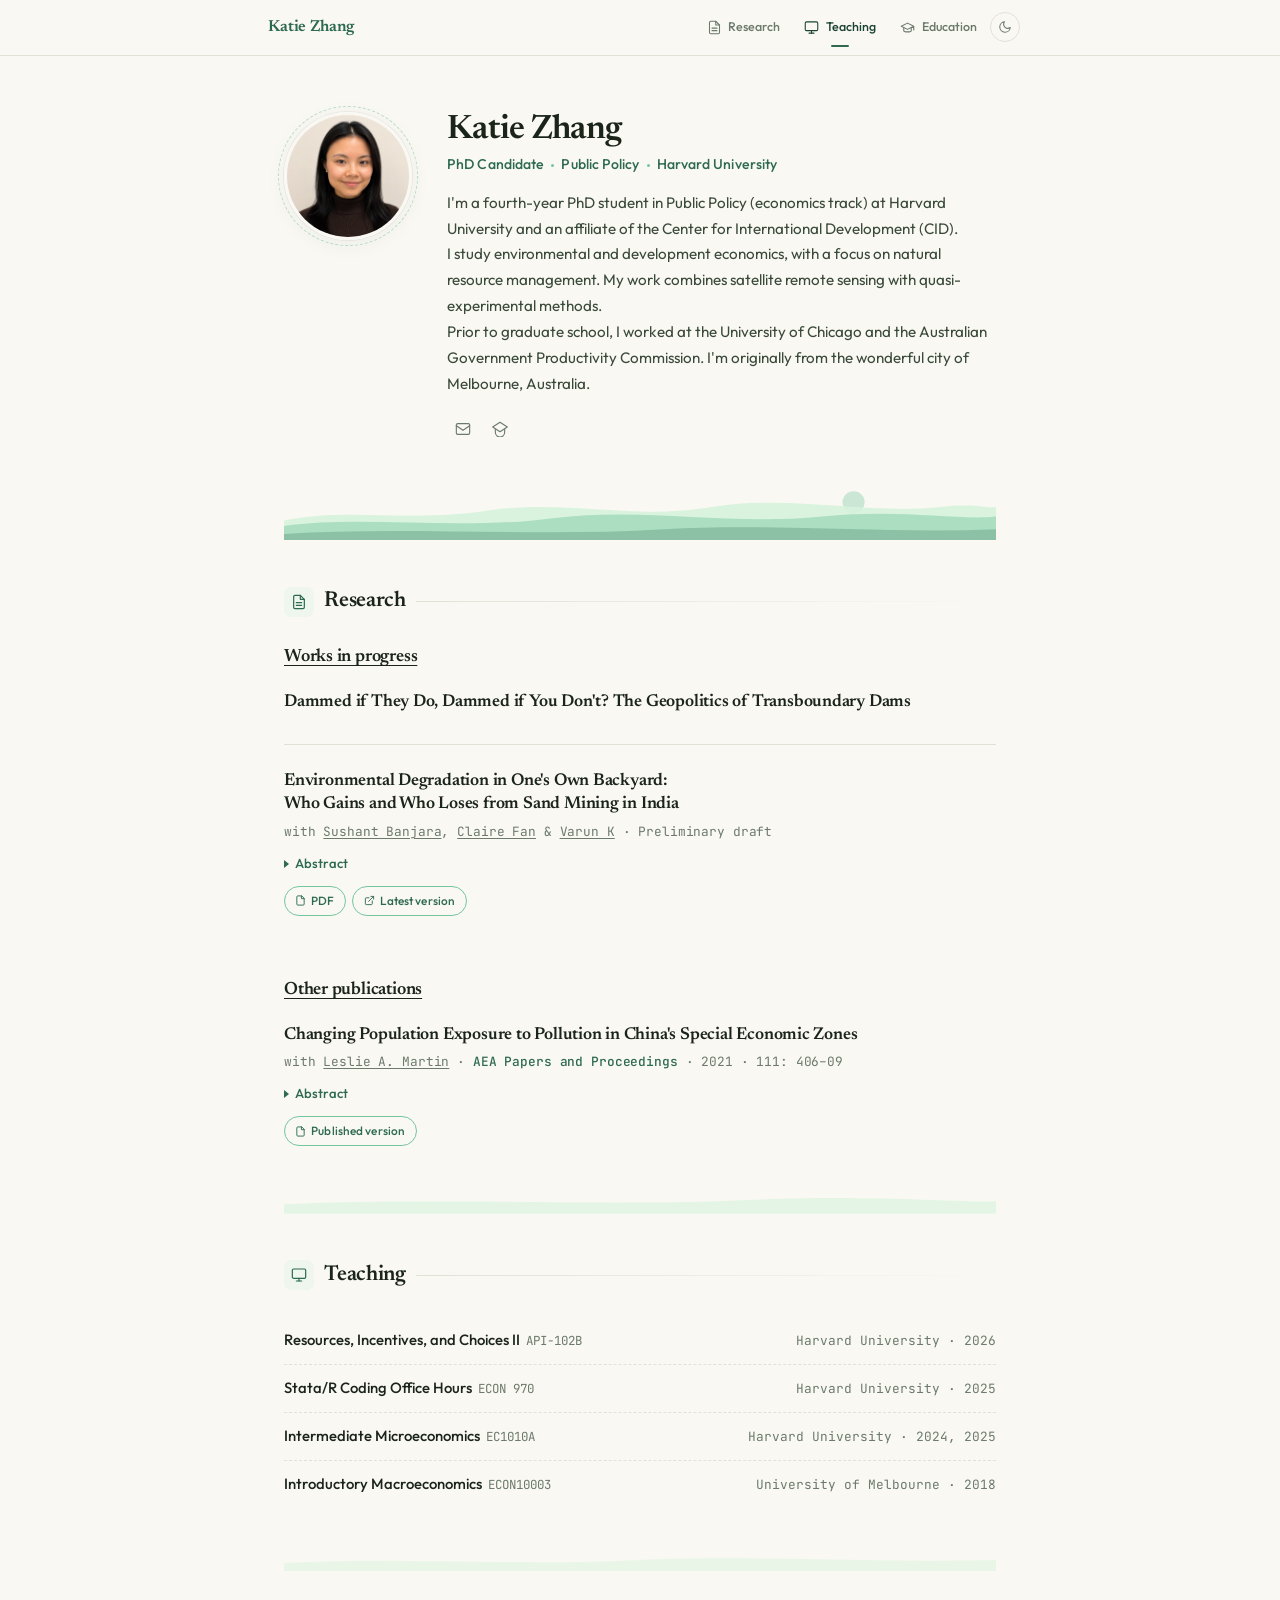
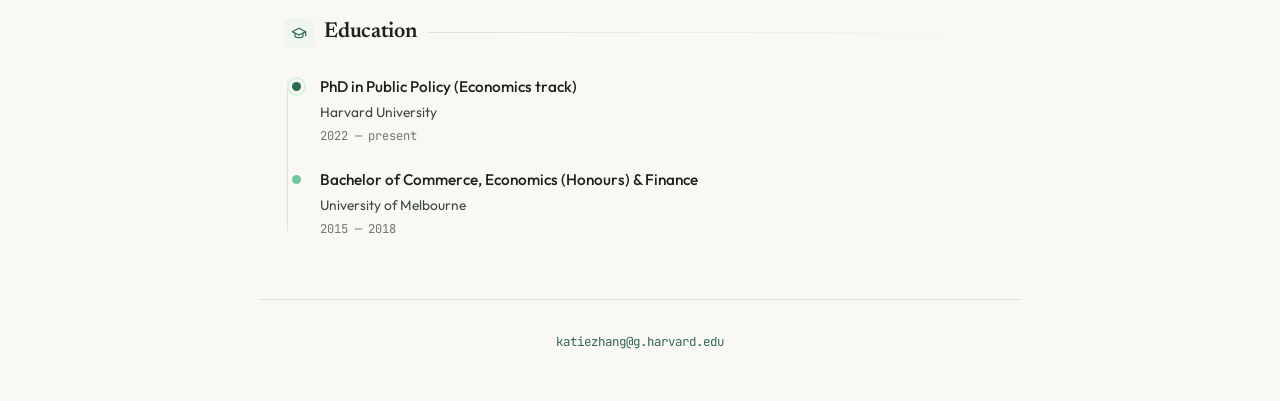
<file: index.html>
<!DOCTYPE html>
<html lang="en" data-theme="light">
<head>
  <meta charset="UTF-8">
  <meta name="viewport" content="width=device-width, initial-scale=1.0">

  <!-- Google tag (gtag.js) -->
  <script async src="https://www.googletagmanager.com/gtag/js?id=G-W88DLQDJYJ"></script>
  <script>
    window.dataLayer = window.dataLayer || [];
    function gtag(){dataLayer.push(arguments);}
    gtag('js', new Date());

    gtag('config', 'G-W88DLQDJYJ');
  </script>

  <!-- ============================================================
       SEO & social meta — UPDATE these when you change your bio
       ============================================================ -->
  <title>Katie Zhang</title>
  <meta name="description" content="PhD candidate in Public Policy at Harvard University, studying environmental and development economics with a focus on natural resource management.">
  <meta property="og:title"       content="Katie Zhang — Environmental &amp; Development Economics">
  <meta property="og:description" content="PhD candidate in Public Policy at Harvard University, studying environmental and development economics with a focus on natural resource management.">
  <meta property="og:image"       content="https://katiekzhang.github.io/img/headshot_2026-512.jpg">
  <meta property="og:url"         content="https://katiekzhang.github.io">
  <meta property="og:type"        content="website">
  <meta name="twitter:card"       content="summary">

  <!-- Favicon — a small SVG leaf monogram; replace with a real .ico if you prefer -->
  <link rel="icon" href="data:image/svg+xml,<svg xmlns='http://www.w3.org/2000/svg' viewBox='0 0 100 100'><rect width='100' height='100' rx='20' fill='%232d6a4f'/><text y='65' x='50%' text-anchor='middle' font-size='46' font-family='Georgia,serif' fill='%23faf8f3'>KZ</text></svg>">

  <!-- Google Fonts -->
  <link rel="preconnect" href="https://fonts.googleapis.com">
  <link rel="preconnect" href="https://fonts.gstatic.com" crossorigin>
  <link href="https://fonts.googleapis.com/css2?family=Newsreader:ital,opsz,wght@0,6..72,300;0,6..72,400;0,6..72,500;0,6..72,600;0,6..72,700;1,6..72,400&family=Outfit:wght@300;400;500;600&family=JetBrains+Mono:wght@400;500&display=swap" rel="stylesheet">

  <!-- Stylesheet -->
  <link rel="stylesheet" href="css/style.css">

  <!-- Theme init — runs synchronously to prevent flash of wrong theme -->
  <script>
    (function () {
      var stored      = localStorage.getItem('theme');
      var prefersDark = window.matchMedia('(prefers-color-scheme: dark)').matches;
      document.documentElement.setAttribute('data-theme', stored || (prefersDark ? 'dark' : 'light'));
    })();
  </script>
</head>
<body>

<!-- ── Sticky navigation ── -->
<nav class="sticky-nav" aria-label="Site navigation">
  <div class="nav-inner">
    <!-- UPDATE: change "Katie Zhang" to your name -->
    <a href="#about" class="nav-monogram">Katie <em>Zhang</em></a>

    <div class="nav-links" id="navLinks">
      <!-- JMP nav link — restore when the JMP section below is uncommented
      <a href="#jmp"       data-target="jmp">
        <svg viewBox="0 0 24 24" aria-hidden="true"><polygon points="12 2 15.09 8.26 22 9.27 17 14.14 18.18 21.02 12 17.77 5.82 21.02 7 14.14 2 9.27 8.91 8.26 12 2"/></svg>
        <span>JMP</span>
      </a>
      -->
      <a href="#research"  data-target="research">
        <svg viewBox="0 0 24 24" aria-hidden="true"><path d="M14 2H6a2 2 0 00-2 2v16a2 2 0 002 2h12a2 2 0 002-2V8z"/><polyline points="14 2 14 8 20 8"/><line x1="16" y1="13" x2="8" y2="13"/><line x1="16" y1="17" x2="8" y2="17"/></svg>
        <span>Research</span>
      </a>
      <a href="#teaching"  data-target="teaching">
        <svg viewBox="0 0 24 24" aria-hidden="true"><rect x="2" y="3" width="20" height="14" rx="2"/><line x1="8" y1="21" x2="16" y2="21"/><line x1="12" y1="17" x2="12" y2="21"/></svg>
        <span>Teaching</span>
      </a>
      <a href="#education" data-target="education">
        <svg viewBox="0 0 24 24" aria-hidden="true"><path d="M22 10v6M2 10l10-5 10 5-10 5z"/><path d="M6 12v5c0 1.1 2.7 2 6 2s6-.9 6-2v-5"/></svg>
        <span>Education</span>
      </a>
      <!-- CV nav link — disabled while the CV is being updated; uncomment to restore
      <a href="#cv"        data-target="cv">
        <svg viewBox="0 0 24 24" aria-hidden="true"><path d="M21 15v4a2 2 0 01-2 2H5a2 2 0 01-2-2v-4"/><polyline points="7 10 12 15 17 10"/><line x1="12" y1="15" x2="12" y2="3"/></svg>
        <span>CV</span>
      </a>
      -->
      <button class="theme-toggle" id="themeToggle" aria-label="Toggle light/dark theme">
        <svg class="icon-moon" viewBox="0 0 24 24" aria-hidden="true"><path d="M21 12.79A9 9 0 1111.21 3 7 7 0 0021 12.79z"/></svg>
        <svg class="icon-sun"  viewBox="0 0 24 24" aria-hidden="true"><circle cx="12" cy="12" r="4"/><path d="M12 2v2M12 20v2M4.93 4.93l1.41 1.41M17.66 17.66l1.41 1.41M2 12h2M20 12h2M4.93 19.07l1.41-1.41M17.66 6.34l1.41-1.41"/></svg>
      </button>
    </div>
  </div>
</nav>

<main>

  <!-- ── Hero / About ── -->
  <!-- ============================================================
       ABOUT — update name, title, bio, and social links
       ============================================================ -->
  <header class="hero" id="about">
    <div class="avatar-wrap">
      <div class="avatar-ring" aria-hidden="true"></div>
      <!-- UPDATE: replace img/headshot.jpg with your photo -->
      <img class="avatar"
           src="img/headshot_2026-512.jpg"
           alt="Katie Zhang"
           width="128" height="128"
           loading="eager">
    </div>
    <div class="hero-text">
      <!-- UPDATE: your name -->
      <h1>Katie Zhang</h1>
      <!-- UPDATE: your title, department, institution -->
      <div class="subtitle">
        PhD Candidate<span class="dot"></span>Public Policy<span class="dot"></span>Harvard University
      </div>
      <!-- UPDATE: your bio. Wrap key phrases in <strong> for the highlight effect. -->
      <p class="bio">
        I'm a fourth-year PhD student in Public Policy (economics track) at Harvard University and an affiliate of the Center for International Development (CID). I study environmental and development economics, with a focus on natural resource management. My work combines satellite remote sensing with quasi-experimental methods. <br>

        Prior to graduate school, I worked at the University of Chicago and the Australian Government Productivity Commission. I'm originally from the wonderful city of Melbourne, Australia.<br>
      </p>
      <!-- UPDATE: social links. Remove any you don't use. -->
      <div class="social-row">
        <!-- Email: replace your@email.edu -->
        <a href="mailto:katiezhang@g.harvard.edu" aria-label="Email">
          <svg viewBox="0 0 24 24"><rect x="2" y="4" width="20" height="16" rx="2"/><path d="M22 7l-10 7L2 7"/></svg>
        </a>
        <!-- Google Scholar: replace # with your profile URL -->
        <a href="https://scholar.google.com/citations?user=NiljZ8MAAAAJ" aria-label="Google Scholar">
          <svg viewBox="0 0 24 24"><path d="M12 2L1 9l11 7 11-7-11-7z"/><path d="M5 12.5V17a7 7 0 0014 0v-4.5"/></svg>
        </a>
        <!--
        <a href="#" aria-label="GitHub">
          <svg viewBox="0 0 24 24"><path d="M9 19c-5 1.5-5-2.5-7-3m14 6v-3.87a3.37 3.37 0 00-.94-2.61c3.14-.35 6.44-1.54 6.44-7A5.44 5.44 0 0020 4.77 5.07 5.07 0 0019.91 1S18.73.65 16 2.48a13.38 13.38 0 00-7 0C6.27.65 5.09 1 5.09 1A5.07 5.07 0 005 4.77a5.44 5.44 0 00-1.5 3.78c0 5.42 3.3 6.61 6.44 7A3.37 3.37 0 009 18.13V22"/></svg>
        </a>
        <a href="#" aria-label="ORCID">
          <svg viewBox="0 0 24 24"><circle cx="12" cy="12" r="10"/><path d="M8 8v8M8 6.5v.01M11 9h3a3 3 0 010 6h-3V9z"/></svg>
        </a>
        <a href="#" aria-label="Twitter / X">
          <svg viewBox="0 0 24 24"><path d="M4 4l7.5 10.5L4.5 20H7l5.5-5L17 20h3l-7.7-10.8L19.5 4H17l-5 4.7L8 4H4z" stroke-linejoin="round"/></svg>
        </a>
        -->
        <!-- CV link — disabled while the CV is being updated; uncomment to restore
        <a href="https://www.dropbox.com/scl/fi/e25r15z0044bblpzxqmgk/Current_Academic_CV.pdf?rlkey=3w62bn7ym3i2re5qddepdqtk6&amp;dl=0" target="_blank" rel="noopener" aria-label="CV" class="cv-button">CV</a>
        -->
      </div>
    </div>
  </header>

  <!-- ============================================================
       NEWS — add/remove .news-item rows as needed
       ============================================================ -->
  <!--
  NEWS START
  <div class="news" aria-label="Recent news">
    <div class="news-inner">
      <div class="news-item">
        <span class="news-date">Apr 2026</span>
        <span>On the <a href="#">2026 economics job market</a> — interviews at ASSA in January.</span>
      </div>
      <div class="news-item">
        <span class="news-date">Mar 2026</span>
        <span>Presenting JMP at NBER EEE Spring Meeting.</span>
      </div>
      <div class="news-item">
        <span class="news-date">Jan 2026</span>
        <span>Awarded EPA STAR Graduate Fellowship.</span>
      </div>
    </div>
  </div>
  NEWS END
  -->

  <!-- Divider — layered hills with sun (light mode) -->
  <div class="divider divider-day" aria-hidden="true">
    <svg viewBox="0 0 900 80" preserveAspectRatio="none" xmlns="http://www.w3.org/2000/svg">
      <circle class="sun"    cx="720" cy="32" r="14" fill="#74c69d" opacity=".35"/>
      <path   class="hill-1" d="M0,55 C80,38 160,58 260,42 C360,28 440,55 540,38 C640,22 740,48 830,38 C870,33 890,40 900,38 L900,80 L0,80Z" fill="#d8f3dc" opacity=".9"/>
      <path   class="hill-2" d="M0,62 C100,48 220,68 340,52 C460,38 560,62 680,50 C780,40 850,55 900,50 L900,80 L0,80Z"                          fill="#74c69d" opacity=".45"/>
      <path   class="hill-3" d="M0,72 C150,62 320,76 480,66 C620,58 760,72 900,66 L900,80 L0,80Z"                                                 fill="#2d6a4f" opacity=".25"/>
    </svg>
  </div>
  <!-- Divider — shan shui peaks with moon (dark mode) -->
  <div class="divider divider-night" aria-hidden="true">
    <svg viewBox="0 0 900 80" preserveAspectRatio="none" xmlns="http://www.w3.org/2000/svg">
      <circle class="moon-glow" cx="710" cy="22" r="22"/>
      <circle class="moon-ring" cx="710" cy="22" r="9"/>
      <path id="moonShape" class="moon" d="M 710 13 A 9 9 0 1 0 710 31 A 7 9 0 1 1 710 13 Z">
        <title>Moon phase</title>
      </path>
      <path class="peak-far"  d="M0,60 L90,32 L150,52 L240,18 L320,46 L410,24 L500,50 L580,30 L660,48 L740,36 L820,44 L900,30 L900,80 L0,80Z"/>
      <path class="peak-mid"  d="M0,72 L60,48 L130,68 L210,42 L300,64 L370,38 L460,62 L560,46 L640,66 L730,52 L820,68 L900,52 L900,80 L0,80Z"/>
      <rect class="mist" x="0" y="58" width="900" height="6"/>
      <rect class="mist" x="0" y="68" width="900" height="3"/>
      <path class="peak-near" d="M0,80 L0,74 L80,66 L150,76 L230,60 L310,74 L390,58 L470,72 L560,62 L640,76 L720,64 L810,74 L900,66 L900,80 Z"/>
    </svg>
  </div>

  <!-- ============================================================
       JMP — update title, abstract, headline finding, and links
       ============================================================ -->
  <!--
  JMP START
  <section id="jmp" class="jmp-section">
    <h2 class="section-title">
      <span class="icon-wrap">
        <svg viewBox="0 0 24 24" aria-hidden="true"><polygon points="12 2 15.09 8.26 22 9.27 17 14.14 18.18 21.02 12 17.77 5.82 21.02 7 14.14 2 9.27 8.91 8.26 12 2"/></svg>
      </span>
      Job Market Paper
    </h2>

    <article class="jmp-card">
      <div class="jmp-eyebrow"><span class="pulse" aria-hidden="true"></span> On the market · 2026</div>

      <h3 class="jmp-title">
        <a href="#">Pollution Without Borders: Regulatory Displacement in South Asian Manufacturing</a>
      </h3>

      <div class="jmp-meta">Sole-authored · Draft November 2025</div>

      <p class="jmp-abstract">
        When environmental standards tighten in one jurisdiction, polluting activity often relocates
        rather than disappears. Using a panel of 240 industrial districts across India and Bangladesh
        and a regression-discontinuity design around the 2018 Indian Air Quality Standards revision,
        I show that emissions-intensive firms — particularly brick kilns and textile dyeing operations
        — systematically reorganize across the border in response to enforcement.
      </p>

      <div class="jmp-finding">
        <span class="label">Headline</span>
        <span>Tightening Indian standards causes a <span class="stat">+12.4%</span> increase in PM2.5
          in adjacent Bangladeshi districts within 18 months, fully offsetting the domestic
          improvement at the regional level.</span>
      </div>

      <div class="paper-links">
        <a href="#"><svg viewBox="0 0 24 24"><path d="M14 2H6a2 2 0 00-2 2v16a2 2 0 002 2h12a2 2 0 002-2V8z"/><polyline points="14 2 14 8 20 8"/></svg>PDF</a>
        <a href="#"><svg viewBox="0 0 24 24"><rect x="2" y="3" width="20" height="14" rx="2"/><line x1="8" y1="21" x2="16" y2="21"/></svg>Slides</a>
        <a href="#"><svg viewBox="0 0 24 24"><ellipse cx="12" cy="5" rx="9" ry="3"/><path d="M3 5v14c0 1.66 4 3 9 3s9-1.34 9-3V5"/></svg>Data &amp; Code</a>
        <a href="#"><svg viewBox="0 0 24 24"><circle cx="12" cy="12" r="10"/><polyline points="12 6 12 12 16 14"/></svg>Pre-registration</a>
      </div>
    </article>
  </section>
  JMP END
  -->

  <!--
  Divider — gentler hills (light mode)
  <div class="divider divider-day" aria-hidden="true">
    <svg viewBox="0 0 900 40" preserveAspectRatio="none" xmlns="http://www.w3.org/2000/svg">
      <path class="hill-1" d="M0,25 C150,12 300,30 450,18 C600,8 750,24 900,16 L900,40 L0,40Z"  fill="#d8f3dc" opacity=".7"/>
      <path class="hill-2" d="M0,32 C200,22 400,34 600,24 C750,18 850,28 900,26 L900,40 L0,40Z" fill="#74c69d" opacity=".3"/>
    </svg>
  </div>
  Divider — shan shui mid peaks (dark mode)
  <div class="divider divider-night" aria-hidden="true">
    <svg viewBox="0 0 900 40" preserveAspectRatio="none" xmlns="http://www.w3.org/2000/svg">
      <path class="peak-far" d="M0,30 L70,18 L140,28 L220,10 L300,24 L380,14 L470,26 L560,16 L640,28 L730,18 L820,26 L900,16 L900,40 L0,40Z"/>
      <path class="peak-mid" d="M0,36 L60,26 L130,34 L210,22 L300,32 L370,20 L460,30 L560,24 L650,34 L740,26 L820,32 L900,26 L900,40 L0,40Z"/>
      <rect class="mist" x="0" y="30" width="900" height="3"/>
    </svg>
  </div>
  -->

  <!-- ============================================================
       RESEARCH — add papers following the .paper template below.
       To add a paper:
         1. Copy one <div class="paper">…</div> block
         2. Paste it before the PAPERS END comment
         3. Update title, meta, abstract, and links
       ============================================================ -->
  <section id="research">
    <h2 class="section-title">
      <span class="icon-wrap">
        <svg viewBox="0 0 24 24" aria-hidden="true"><path d="M14 2H6a2 2 0 00-2 2v16a2 2 0 002 2h12a2 2 0 002-2V8z"/><polyline points="14 2 14 8 20 8"/><line x1="16" y1="13" x2="8" y2="13"/><line x1="16" y1="17" x2="8" y2="17"/></svg>
      </span>
      Research
    </h2>

    <!-- PAPERS START -->

    <!-- ── Works in progress ── -->
    <h3 class="subsection-title">Works in progress</h3>

    <!-- UPDATE: replace the placeholder titles below with real projects.
         Full template for a paper with links and a collapsible abstract:

    <div class="paper">
      <div class="paper-title"><a href="#">Paper title</a></div>
      <div class="paper-meta">with Coauthor One and Coauthor Two · Draft available upon request</div>
      <details class="abstract">
        <summary>Abstract</summary>
        <p class="paper-abstract">Abstract text goes here.</p>
      </details>
      <div class="paper-links">
        <a href="#">
          <svg viewBox="0 0 24 24"><circle cx="12" cy="12" r="10"/><polyline points="12 6 12 12 16 14"/></svg>
          Pre-registration
        </a>
      </div>
    </div>
    -->

    <div class="paper">
      <div class="paper-title">Dammed if They Do, Dammed if You Don't? The Geopolitics of Transboundary Dams</div>
    </div>

    <div class="paper">
      <div class="paper-title">Environmental Degradation in One's Own Backyard: Who Gains and Who Loses from Sand Mining in India</div>
      <div class="paper-meta">with <a href="https://sbanjara.com/" target="_blank" rel="noopener">Sushant Banjara</a>, <a href="https://claireqfan.github.io/" target="_blank" rel="noopener">Claire Fan</a> &amp; <a href="https://varun-kz.github.io/" target="_blank" rel="noopener">Varun K</a> · Preliminary draft</div>
      <details class="abstract">
        <summary>Abstract</summary>
        <p class="paper-abstract">
          Why does environmentally damaging extraction persist despite imposing substantial costs
          on nearby communities? We examine this question through a study of sand mining in India,
          analyzing its environmental and economic consequences, the distribution of gains and losses,
          and the role of political influence in sustaining extraction. Comparing changes near mines
          after extraction begins with those at other locations suitable for mining, we find substantial
          environmental damage alongside local economic expansion. Near mines, the share of land
          inundated during the monsoon increases by 25%, and satellite-measured vegetation declines
          by 2.8%, while nighttime light intensity rises by 12%. Asset gains are concentrated among
          politically dominant groups&mdash;Upper-caste and Other Backward Class households&mdash;with no
          corresponding increase among less dominant groups. A survey of more than 8,000 households
          across 214 mining and nearby non-mining villages reveals that only 9.0% of households in
          mining villages earn income from mining, with the top 1% receiving 53.8% of total mining
          income. Compensation for environmental damage is rare, and measured mining profits cover
          valued environmental losses in only 25 of 126 villages with current or past mining. We
          develop a model in which larger household gains strengthen support for extraction, while
          larger losses strengthen opposition. Giving households that earn income from mining greater
          influence over decisions can sustain extraction in up to 76 villages, including those where
          aggregate local losses exceed gains. Our findings highlight a political-economy mechanism
          through which concentrated economic benefits can sustain extraction despite widespread,
          uncompensated environmental damage.
        </p>
      </details>
      <div class="paper-links">
        <a href="files/papers/sand-mining-india.pdf">
          <svg viewBox="0 0 24 24"><path d="M14 2H6a2 2 0 00-2 2v16a2 2 0 002 2h12a2 2 0 002-2V8z"/><polyline points="14 2 14 8 20 8"/></svg>
          PDF
        </a>
        <a href="https://varun-kz.github.io/assets/papers/sandm_draft.pdf" target="_blank" rel="noopener">
          <svg viewBox="0 0 24 24"><path d="M18 13v6a2 2 0 01-2 2H5a2 2 0 01-2-2V8a2 2 0 012-2h6"/><polyline points="15 3 21 3 21 9"/><line x1="10" y1="14" x2="21" y2="3"/></svg>
          Latest version
        </a>
      </div>
    </div>

    <!--
    <div class="paper">
      <div class="paper-title">Environmental Effects of Critical Mineral Extraction</div>
    </div>
    -->

    <!-- Paused: IRB stalled over summer 2026, now approved — resuming summer 2027
    <div class="paper">
      <div class="paper-title">Climate-induced Commuting Frictions for Low-Income Urban Workers</div>
      <div class="paper-meta">with <a href="https://varun-kz.github.io/" target="_blank" rel="noopener">Varun K</a></div>
    </div>
    -->

    <!-- ── Other publications ── -->
    <h3 class="subsection-title">Other publications</h3>

    <div class="paper">
      <div class="paper-title">
        <a href="https://www.aeaweb.org/articles?id=10.1257/pandp.20211074">Changing Population Exposure to Pollution in China's Special Economic Zones</a>
      </div>
      <div class="paper-meta">with <a href="https://lesliemartin.org/" target="_blank" rel="noopener">Leslie A. Martin</a> · <span class="status">AEA Papers and Proceedings</span> · 2021 · 111: 406–09</div>
      <details class="abstract">
        <summary>Abstract</summary>
        <p class="paper-abstract">
          Martin and Zhang (2020) show that the increase in manufacturing output in China's special
          economic zones significantly increased air pollution. In this complementary paper, we
          document that widespread migration into these industrial clusters between 2000 and 2010
          did little to change overall population exposure to pollution. We show using satellite
          air pollution data that there is much heterogeneity across zones and that most population
          growth occurred in relatively cleaner zones, supporting recent literature that documents
          local willingness to make location decisions based on environmental quality
          (Chen et al. 2019, Khanna et al. 2020).
        </p>
      </details>
      <div class="paper-links">
        <a href="https://www.aeaweb.org/articles?id=10.1257/pandp.20211074">
          <svg viewBox="0 0 24 24"><path d="M14 2H6a2 2 0 00-2 2v16a2 2 0 002 2h12a2 2 0 002-2V8z"/><polyline points="14 2 14 8 20 8"/></svg>
          Published version
        </a>
      </div>
    </div>

    <!-- PAPERS END -->
  </section>

  <!-- Divider — small ripple (light mode) -->
  <div class="divider divider-day" aria-hidden="true">
    <svg viewBox="0 0 900 30" preserveAspectRatio="none" xmlns="http://www.w3.org/2000/svg">
      <path class="hill-1" d="M0,18 C200,8 400,22 600,12 C750,6 850,16 900,14 L900,30 L0,30Z" fill="#d8f3dc" opacity=".6"/>
    </svg>
  </div>
  <!-- Divider — distant ridge (dark mode) -->
  <div class="divider divider-night" aria-hidden="true">
    <svg viewBox="0 0 900 30" preserveAspectRatio="none" xmlns="http://www.w3.org/2000/svg">
      <path class="peak-far" d="M0,22 L80,12 L160,20 L260,8 L350,18 L440,10 L530,20 L620,12 L710,22 L790,14 L900,18 L900,30 L0,30Z"/>
      <path class="peak-mid" d="M0,26 L100,18 L200,24 L320,14 L420,22 L520,16 L630,24 L740,18 L840,24 L900,20 L900,30 L0,30Z"/>
    </svg>
  </div>

  <!-- ============================================================
       TEACHING — add/remove .course rows as needed
       ============================================================ -->
  <section id="teaching">
    <h2 class="section-title">
      <span class="icon-wrap">
        <svg viewBox="0 0 24 24" aria-hidden="true"><rect x="2" y="3" width="20" height="14" rx="2"/><line x1="8" y1="21" x2="16" y2="21"/><line x1="12" y1="17" x2="12" y2="21"/></svg>
      </span>
      Teaching
    </h2>

    <!-- TEACHING START -->
    <div class="course">
      <span class="course-name">Resources, Incentives, and Choices II<span class="code">API-102B</span></span>
      <span class="course-role">Harvard University · 2026</span>
    </div>
    <div class="course">
      <span class="course-name">Stata/R Coding Office Hours<span class="code">ECON 970</span></span>
      <span class="course-role">Harvard University · 2025</span>
    </div>
    <div class="course">
      <span class="course-name">Intermediate Microeconomics<span class="code">EC1010A</span></span>
      <span class="course-role">Harvard University · 2024, 2025</span>
    </div>
    <div class="course">
      <span class="course-name">Introductory Macroeconomics<span class="code">ECON10003</span></span>
      <span class="course-role">University of Melbourne · 2018</span>
    </div>
    <!-- TEACHING END -->
  </section>

  <!-- Divider — tiny (light mode) -->
  <div class="divider divider-day" aria-hidden="true">
    <svg viewBox="0 0 900 24" preserveAspectRatio="none" xmlns="http://www.w3.org/2000/svg">
      <path class="hill-1" d="M0,14 C150,6 300,18 450,10 C600,4 750,14 900,10 L900,24 L0,24Z" fill="#d8f3dc" opacity=".5"/>
    </svg>
  </div>
  <!-- Divider — thin ridge (dark mode) -->
  <div class="divider divider-night" aria-hidden="true">
    <svg viewBox="0 0 900 24" preserveAspectRatio="none" xmlns="http://www.w3.org/2000/svg">
      <path class="peak-far" d="M0,16 L100,8 L200,14 L320,4 L430,12 L540,6 L660,14 L780,8 L900,12 L900,24 L0,24Z"/>
      <path class="peak-mid" d="M0,20 L120,14 L260,18 L400,10 L540,16 L680,12 L820,18 L900,14 L900,24 L0,24Z"/>
    </svg>
  </div>

  <!-- ============================================================
       EDUCATION — add/remove .timeline-item rows as needed.
       The first item always gets the highlighted dot.
       ============================================================ -->
  <section id="education">
    <h2 class="section-title">
      <span class="icon-wrap">
        <svg viewBox="0 0 24 24" aria-hidden="true"><path d="M22 10v6M2 10l10-5 10 5-10 5z"/><path d="M6 12v5c0 1.1 2.7 2 6 2s6-.9 6-2v-5"/></svg>
      </span>
      Education
    </h2>

    <!-- EDUCATION START -->
    <div class="timeline">
      <div class="timeline-item">
        <div class="timeline-dot" aria-hidden="true"></div>
        <div class="timeline-content">
          <h4>PhD in Public Policy (Economics track)</h4>
          <div class="where">Harvard University</div>
          <div class="when">2022 — present</div>
        </div>
      </div>

      <div class="timeline-item">
        <div class="timeline-dot" aria-hidden="true"></div>
        <div class="timeline-content">
          <h4>Bachelor of Commerce, Economics (Honours) &amp; Finance</h4>
          <div class="where">University of Melbourne</div>
          <div class="when">2015 — 2018</div>
        </div>
      </div>
    </div>
    <!-- EDUCATION END -->
  </section>

  <!-- ============================================================
       CV — update the file path and date
       ============================================================ -->
  <!-- CV section — disabled while the CV is being updated; uncomment to restore.
       Dropbox link: dl=1 triggers a direct download; the hero CV button uses dl=0 (preview)
  <section id="cv" class="cv-section">
    <a href="https://www.dropbox.com/scl/fi/e25r15z0044bblpzxqmgk/Current_Academic_CV.pdf?rlkey=3w62bn7ym3i2re5qddepdqtk6&amp;dl=1" class="cv-button">
      <svg viewBox="0 0 24 24" aria-hidden="true"><path d="M21 15v4a2 2 0 01-2 2H5a2 2 0 01-2-2v-4"/><polyline points="7 10 12 15 17 10"/><line x1="12" y1="15" x2="12" y2="3"/></svg>
      Download CV
    </a>
    <div class="cv-meta">PDF · via Dropbox</div>
  </section>
  -->

</main>

<!-- ============================================================
     FOOTER — update email and address
     ============================================================ -->
<footer>
  <div><a href="mailto:katiezhang@g.harvard.edu">katiezhang@g.harvard.edu</a></div>
</footer>

<!-- Main script — loaded at end of body so DOM is ready -->
<script src="js/theme-toggle.js"></script>

</body>
</html>
</file>
<file: css/style.css>
/* ============================================================
   style.css — Katie Zhang academic website
   Colours live entirely in CSS custom properties below.
   To change the theme, edit the :root and [data-theme="dark"]
   blocks — nothing else needs touching.
   ============================================================ */

/* ── Colour tokens ── */
:root {
  /* Light theme — warm paper, environmental greens */
  --paper:       #faf8f3;
  --paper-tint:  #f3f0e6;
  --ink:         #1a2419;
  --ink-soft:    #3a4a3a;
  --muted:       #6b7a6b;
  --rule:        #e3e0d6;
  --rule-soft:   #ecead9;

  --moss:        #2d6a4f;   /* primary accent */
  --moss-deep:   #1b4332;   /* hover / strong */
  --moss-mid:    #74c69d;   /* mid accent */
  --moss-wash:   #d8f3dc;   /* light wash */
  --moss-paper:  #eef6ee;   /* card bg */

  --max-w:  760px;
  --nav-h:  56px;

  --shadow-sm: 0 1px 2px rgba(28,50,28,.04), 0 0 0 1px rgba(28,50,28,.04);
  --shadow-md: 0 4px 20px rgba(28,50,28,.06), 0 0 0 1px rgba(28,50,28,.05);
}

html[data-theme="dark"] {
  /* Night theme — warm charcoal with jade & gold accents */
  --paper:       #1e1d1b;   /* dark charcoal */
  --paper-tint:  #181715;
  --ink:         #e0d8c0;   /* mist cream */
  --ink-soft:    #cdc4a8;
  --muted:       #8a9a90;   /* fog grey-green */
  --rule:        rgba(224,216,192,.12);
  --rule-soft:   rgba(224,216,192,.07);

  --moss:        #3a8a6a;   /* jade */
  --moss-deep:   #2a6a5a;   /* malachite */
  --moss-mid:    #4d9d7a;
  --moss-wash:   rgba(42,106,90,.18);
  --moss-paper:  rgba(42,106,90,.10);

  --gold:        #c8b878;   /* highlight */

  --shadow-sm: 0 1px 2px rgba(0,0,0,.35), 0 0 0 1px rgba(224,216,192,.06);
  --shadow-md: 0 4px 22px rgba(0,0,0,.40), 0 0 0 1px rgba(224,216,192,.07);
}

/* ── Dark-mode overrides ── */

/* Divider variants */
.divider-night { display: none; }
html[data-theme="dark"] .divider-day   { display: none; }
html[data-theme="dark"] .divider-night { display: block; }

/* Nav active tab */
html[data-theme="dark"] .nav-links a.active          { color: var(--gold); }
html[data-theme="dark"] .nav-links a.active::after   { background: var(--gold); }

/* Bio highlight */
html[data-theme="dark"] .hero-text .bio strong {
  background: linear-gradient(to top, rgba(200,184,120,.22) 30%, transparent 30%);
  color: var(--ink);
}

/* JMP stat + eyebrow */
html[data-theme="dark"] .jmp-finding .stat { color: var(--gold); }
html[data-theme="dark"] .jmp-eyebrow       { color: var(--moss-mid); }

/* Timeline dot */
html[data-theme="dark"] .timeline-item:first-child .timeline-dot {
  background:  var(--gold);
  box-shadow:  0 0 0 3px var(--paper), 0 0 0 5px rgba(200,184,120,.25);
}
html[data-theme="dark"] .timeline-dot { box-shadow: 0 0 0 3px var(--paper); }

/* CV button (bottom, standalone) */
html[data-theme="dark"] .cv-button       { background: var(--moss); color: #0d1410; box-shadow: 0 2px 10px rgba(0,0,0,.3); }
html[data-theme="dark"] .cv-button:hover { background: var(--moss-deep); }

/* CV button (hero social row) — stays icon-style, no fill, to match the other icons */
html[data-theme="dark"] .social-row .cv-button {
  background: none;
  color: var(--muted);
  box-shadow: none;
}
html[data-theme="dark"] .social-row .cv-button:hover {
  background: var(--moss-paper);
  color: var(--moss-mid);
}

/* Paper pill links */
html[data-theme="dark"] .paper-links a:hover { color: var(--paper); }

/* Divider day-shape colours when rendered in dark */
html[data-theme="dark"] .divider svg .hill-1 { fill: #2a6a5a; opacity: .55; }
html[data-theme="dark"] .divider svg .hill-2 { fill: #1f4a44; opacity: .70; }
html[data-theme="dark"] .divider svg .hill-3 { fill: #181715; opacity: .90; }
html[data-theme="dark"] .divider svg .sun    { fill: #c8b878; opacity: .55; }

/* ── Base reset ── */
*, *::before, *::after { margin: 0; padding: 0; box-sizing: border-box; }

html {
  scroll-behavior: smooth;
  scroll-padding-top: calc(var(--nav-h) + 1.5rem);
}

body {
  font-family: 'Outfit', -apple-system, BlinkMacSystemFont, sans-serif;
  font-weight: 400;
  background: var(--paper);
  color: var(--ink);
  line-height: 1.65;
  font-size: .95rem;
  padding-top: var(--nav-h);
  transition: background .3s ease, color .3s ease;
  -webkit-font-smoothing: antialiased;
  -moz-osx-font-smoothing: grayscale;
}

::selection { background: var(--moss-wash); color: var(--moss-deep); }

/* ── Sticky nav ── */
.sticky-nav {
  position: fixed;
  top: 0; left: 0; right: 0;
  height: var(--nav-h);
  background: color-mix(in srgb, var(--paper) 88%, transparent);
  backdrop-filter: blur(14px) saturate(1.2);
  -webkit-backdrop-filter: blur(14px) saturate(1.2);
  border-bottom: 1px solid var(--rule);
  z-index: 100;
  display: flex;
  align-items: center;
  justify-content: center;
  padding: 0 1rem;
  transition: background .3s ease, border-color .3s ease;
}

.nav-inner {
  max-width: var(--max-w);
  width: 100%;
  margin: 0 auto;
  display: flex;
  align-items: center;
  justify-content: space-between;
  gap: .25rem;
}

.nav-monogram {
  font-family: 'Newsreader', serif;
  font-weight: 600;
  font-size: 1rem;
  letter-spacing: -.01em;
  color: var(--moss);
  text-decoration: none;
  padding: .4rem .5rem;
  flex-shrink: 0;
}
.nav-monogram em { font-style: normal; }

.nav-links {
  display: flex;
  align-items: center;
  gap: .1rem;
}

.nav-links a {
  display: flex;
  align-items: center;
  gap: .4rem;
  padding: .42rem .7rem;
  border-radius: 6px;
  text-decoration: none;
  color: var(--muted);
  font-size: .78rem;
  font-weight: 500;
  letter-spacing: .005em;
  transition: color .2s, background .2s;
  position: relative;
}
.nav-links a:hover { color: var(--moss); background: var(--moss-paper); }
.nav-links a.active { color: var(--moss-deep); }
.nav-links a.active::after {
  content: '';
  position: absolute;
  bottom: -2px; left: 50%;
  transform: translateX(-50%);
  width: 18px; height: 2px;
  background: var(--moss);
  border-radius: 2px;
}
.nav-links svg {
  width: 15px; height: 15px;
  stroke: currentColor; stroke-width: 1.7;
  fill: none; stroke-linecap: round; stroke-linejoin: round;
}

.theme-toggle {
  background: transparent;
  border: 1px solid var(--rule);
  color: var(--muted);
  width: 30px; height: 30px;
  border-radius: 50%;
  display: flex;
  align-items: center;
  justify-content: center;
  cursor: pointer;
  transition: all .2s;
  flex-shrink: 0;
}
.theme-toggle:hover { color: var(--moss); border-color: var(--moss-mid); background: var(--moss-paper); }
.theme-toggle svg {
  width: 14px; height: 14px;
  stroke: currentColor; stroke-width: 1.8;
  fill: none; stroke-linecap: round; stroke-linejoin: round;
}
.theme-toggle .icon-sun { display: none; }
html[data-theme="dark"] .theme-toggle .icon-moon { display: none; }
html[data-theme="dark"] .theme-toggle .icon-sun  { display: block; }

/* ── Hero ── */
.hero {
  max-width: var(--max-w);
  margin: 0 auto;
  padding: 3.5rem 1.5rem 2rem;
  display: flex;
  gap: 2.2rem;
  align-items: flex-start;
}

.avatar-wrap { position: relative; flex-shrink: 0; }

.avatar {
  width: 128px; height: 128px;
  border-radius: 50%;
  object-fit: cover;
  display: block;
  border: 3px solid var(--paper);
  box-shadow: var(--shadow-md);
}

.avatar-ring {
  position: absolute;
  inset: -6px;
  border-radius: 50%;
  border: 1px dashed var(--moss-mid);
  opacity: .5;
  pointer-events: none;
}

.hero-text { flex: 1; min-width: 0; }

.hero-text h1 {
  font-family: 'Newsreader', serif;
  font-weight: 600;
  font-size: 2.1rem;
  letter-spacing: -.022em;
  line-height: 1.1;
  margin-bottom: .25rem;
}

.hero-text .subtitle {
  color: var(--moss);
  font-size: .88rem;
  font-weight: 500;
  margin-bottom: .85rem;
  letter-spacing: .005em;
}
.hero-text .subtitle .dot {
  display: inline-block;
  width: 3px; height: 3px;
  background: var(--moss-mid);
  border-radius: 50%;
  margin: 0 .45rem;
  vertical-align: middle;
}

.hero-text .bio {
  color: var(--ink-soft);
  font-size: .95rem;
  line-height: 1.7;
  text-wrap: pretty;
}
.hero-text .bio strong {
  color: var(--ink);
  font-weight: 500;
  background: linear-gradient(to top, var(--moss-wash) 30%, transparent 30%);
  padding: 0 2px;
}

.social-row {
  display: flex;
  gap: .3rem;
  margin-top: 1rem;
  align-items: center;
}
.social-row a {
  display: flex;
  align-items: center;
  justify-content: center;
  width: 32px; height: 32px;
  border-radius: 6px;
  color: var(--muted);
  transition: all .2s;
  text-decoration: none;
}
.social-row a:hover { color: var(--moss); background: var(--moss-paper); }
.social-row .cv-button {
  background: none;
  box-shadow: none;
  padding: 0;
  font-size: .85rem;
  font-weight: 500;
  color: var(--muted);
  border-radius: 6px;
  width: auto;
  height: 32px;
  padding: 0 6px;
  letter-spacing: normal;
}
.social-row .cv-button:hover { background: var(--moss-paper); color: var(--moss); transform: none; box-shadow: none; }
.social-row svg {
  width: 16px; height: 16px;
  stroke: currentColor; stroke-width: 1.7;
  fill: none; stroke-linecap: round; stroke-linejoin: round;
}

/* ── News strip ── */
.news {
  max-width: var(--max-w);
  margin: 0 auto;
  padding: .5rem 1.5rem 1rem;
}
.news-inner {
  border-left: 2px solid var(--moss-mid);
  padding: .4rem 0 .4rem 1rem;
  display: flex;
  flex-direction: column;
  gap: .35rem;
}
.news-item {
  display: flex;
  gap: .75rem;
  align-items: baseline;
  font-size: .83rem;
  color: var(--ink-soft);
}
.news-date {
  font-family: 'JetBrains Mono', monospace;
  font-size: .72rem;
  color: var(--muted);
  flex-shrink: 0;
  width: 64px;
  letter-spacing: -.01em;
}
.news-item a {
  color: var(--moss);
  text-decoration: none;
  border-bottom: 1px solid transparent;
  transition: border-color .2s;
}
.news-item a:hover { border-color: var(--moss); }

/* ── SVG Dividers ── */
.divider {
  max-width: var(--max-w);
  margin: 0 auto;
  padding: 0 1.5rem;
  line-height: 0;
}
.divider svg { width: 100%; height: auto; display: block; }

/* Shan shui mountain dividers — night mode only */
.divider-night svg .peak-far  { fill: #3a8a6a; opacity: .22; }
.divider-night svg .peak-mid  { fill: #2a6a5a; opacity: .50; }
.divider-night svg .peak-near { fill: #1e1d1b; opacity: .95; }
.divider-night svg .moon      { fill: #c8b878; opacity: .70; }
.divider-night svg .moon-glow { fill: #c8b878; opacity: .15; }
.divider-night svg .moon-ring { fill: none; stroke: #c8b878; stroke-width: .6; opacity: .3; }
.divider-night svg .mist      { fill: #e0d8c0; opacity: .06; }

/* ── Sections ── */
section {
  max-width: var(--max-w);
  margin: 0 auto;
  padding: 2.75rem 1.5rem;
}

.section-title {
  font-family: 'Newsreader', serif;
  font-weight: 600;
  font-size: 1.35rem;
  margin-bottom: 1.5rem;
  letter-spacing: -.015em;
  display: flex;
  align-items: center;
  gap: .65rem;
  color: var(--ink);
}
.section-title::after {
  content: '';
  flex: 1;
  height: 1px;
  background: linear-gradient(to right, var(--rule), transparent);
}
.section-title .icon-wrap {
  width: 30px; height: 30px;
  border-radius: 7px;
  background: var(--moss-paper);
  display: flex;
  align-items: center;
  justify-content: center;
  flex-shrink: 0;
}
.section-title svg {
  width: 16px; height: 16px;
  stroke: var(--moss); stroke-width: 1.8;
  fill: none; stroke-linecap: round; stroke-linejoin: round;
}

/* ── JMP card ── */
.jmp-section { padding-top: 1.5rem; padding-bottom: 1.5rem; }

.jmp-card {
  background: var(--moss-paper);
  border: 1px solid var(--moss-wash);
  border-left: 3px solid var(--moss);
  border-radius: 10px;
  padding: 1.6rem 1.7rem;
  position: relative;
  box-shadow: var(--shadow-sm);
}

.jmp-eyebrow {
  display: inline-flex;
  align-items: center;
  gap: .4rem;
  font-family: 'JetBrains Mono', monospace;
  font-size: .68rem;
  font-weight: 500;
  letter-spacing: .08em;
  text-transform: uppercase;
  color: var(--moss-deep);
  margin-bottom: .7rem;
}

.jmp-eyebrow .pulse {
  width: 6px; height: 6px;
  background: var(--moss);
  border-radius: 50%;
  position: relative;
}
.jmp-eyebrow .pulse::after {
  content: '';
  position: absolute;
  inset: 0;
  background: var(--moss);
  border-radius: 50%;
  animation: pulse 2.4s ease-out infinite;
}
@keyframes pulse {
  0%   { transform: scale(1);   opacity: .6; }
  100% { transform: scale(2.6); opacity: 0; }
}

.jmp-title {
  font-family: 'Newsreader', serif;
  font-weight: 600;
  font-size: 1.4rem;
  line-height: 1.25;
  letter-spacing: -.018em;
  margin-bottom: .4rem;
  text-wrap: balance;
}
.jmp-title a {
  color: var(--ink);
  text-decoration: none;
  background-image: linear-gradient(to right, var(--moss), var(--moss));
  background-size: 0% 1.5px;
  background-position: 0 100%;
  background-repeat: no-repeat;
  transition: background-size .3s ease;
}
.jmp-title a:hover { background-size: 100% 1.5px; }

.jmp-meta {
  color: var(--muted);
  font-size: .83rem;
  margin-bottom: .85rem;
  font-family: 'JetBrains Mono', monospace;
  letter-spacing: -.01em;
}

.jmp-abstract {
  font-size: .93rem;
  color: var(--ink-soft);
  line-height: 1.7;
  text-wrap: pretty;
  margin-bottom: 1rem;
}

.jmp-finding {
  background: var(--paper);
  border-radius: 6px;
  padding: .7rem .95rem;
  margin-bottom: 1rem;
  font-size: .87rem;
  color: var(--ink-soft);
  border: 1px solid var(--rule);
  display: flex;
  align-items: flex-start;
  gap: .6rem;
}
.jmp-finding .label {
  font-family: 'JetBrains Mono', monospace;
  font-size: .68rem;
  font-weight: 500;
  color: var(--moss);
  letter-spacing: .06em;
  text-transform: uppercase;
  flex-shrink: 0;
  padding-top: .15rem;
}
.jmp-finding .stat {
  font-family: 'Newsreader', serif;
  font-weight: 600;
  color: var(--moss-deep);
  font-size: 1.05em;
}

/* ── Paper entries ── */
.paper {
  margin-bottom: 1.6rem;
  padding-bottom: 1.6rem;
  border-bottom: 1px solid var(--rule);
}
.paper:last-child { border-bottom: none; margin-bottom: 0; padding-bottom: 0; }

.paper-title {
  font-family: 'Newsreader', serif;
  font-weight: 600;
  font-size: 1.08rem;
  line-height: 1.35;
  margin-bottom: .25rem;
  letter-spacing: -.012em;
  text-wrap: balance;
}
.paper-title a {
  color: var(--ink);
  text-decoration: none;
  background-image: linear-gradient(to right, var(--moss), var(--moss));
  background-size: 0% 1.5px;
  background-position: 0 100%;
  background-repeat: no-repeat;
  transition: background-size .3s ease;
}
.paper-title a:hover { background-size: 100% 1.5px; }

.paper-meta {
  color: var(--muted);
  font-size: .8rem;
  margin-bottom: .5rem;
  font-family: 'JetBrains Mono', monospace;
  letter-spacing: -.01em;
}
.paper-meta .status { color: var(--moss); font-weight: 500; }
.paper-meta a {
  color: inherit;
  text-decoration: underline;
  text-decoration-thickness: 1px;
  text-underline-offset: .15em;
  text-decoration-color: var(--muted);
}
.paper-meta a:hover { text-decoration-color: currentColor; }

.paper-abstract {
  font-size: .9rem;
  color: var(--ink-soft);
  line-height: 1.65;
  text-wrap: pretty;
}

.paper-links {
  display: flex;
  gap: .4rem;
  margin-top: .7rem;
  flex-wrap: wrap;
}
.paper-links a {
  display: inline-flex;
  align-items: center;
  gap: .3rem;
  font-size: .74rem;
  font-weight: 500;
  color: var(--moss);
  text-decoration: none;
  padding: .25rem .65rem;
  border: 1px solid var(--moss-mid);
  border-radius: 999px;
  background: transparent;
  transition: all .2s;
  font-family: 'Outfit', sans-serif;
  letter-spacing: .01em;
}
.paper-links a:hover {
  background: var(--moss);
  color: white;
  border-color: var(--moss);
  transform: translateY(-1px);
}
.paper-links a svg {
  width: 11px; height: 11px;
  stroke: currentColor; stroke-width: 2;
  fill: none; stroke-linecap: round; stroke-linejoin: round;
}

/* ── Research sub-headings (Works in progress / Other publications) ── */
.subsection-title {
  font-family: 'Newsreader', serif;
  font-weight: 600;
  font-size: 1.12rem;
  letter-spacing: -.012em;
  color: var(--ink);
  margin: 2.2rem 0 1.1rem;
  text-decoration: underline;
  text-decoration-thickness: 1px;
  text-underline-offset: .25em;
}
.section-title + .subsection-title { margin-top: 0; }
/* The paper just before a sub-heading doesn't need its divider rule */
.paper:has(+ .subsection-title) { border-bottom: none; }

/* ── Collapsible abstract (click "Abstract" to expand) ── */
.paper details.abstract summary {
  cursor: pointer;
  display: inline-flex;
  align-items: center;
  gap: .4rem;
  font-size: .82rem;
  font-weight: 500;
  color: var(--moss);
  list-style: none;
  user-select: none;
  transition: color .2s;
}
.paper details.abstract summary::-webkit-details-marker { display: none; }
.paper details.abstract summary::before {
  content: '';
  width: 0; height: 0;
  border-top: 4px solid transparent;
  border-bottom: 4px solid transparent;
  border-left: 5px solid currentColor;
  transition: transform .2s ease;
}
.paper details.abstract[open] summary::before { transform: rotate(90deg); }
.paper details.abstract summary:hover { color: var(--moss-deep); }
html[data-theme="dark"] .paper details.abstract summary:hover { color: var(--moss-mid); }
.paper details.abstract .paper-abstract { margin-top: .4rem; }

/* ── Teaching ── */
.course {
  display: flex;
  justify-content: space-between;
  align-items: baseline;
  padding: .7rem 0;
  border-bottom: 1px dashed var(--rule);
  gap: 1rem;
}
.course:last-child { border-bottom: none; }

.course-name { font-weight: 500; font-size: .93rem; color: var(--ink); }
.course-name .code {
  color: var(--muted);
  font-family: 'JetBrains Mono', monospace;
  font-size: .78rem;
  font-weight: 400;
  margin-left: .4rem;
}
.course-role {
  color: var(--muted);
  font-size: .8rem;
  font-family: 'JetBrains Mono', monospace;
  flex-shrink: 0;
  text-align: right;
}

/* ── Education timeline ── */
.timeline { position: relative; padding-left: .5rem; }
.timeline::before {
  content: '';
  position: absolute;
  left: 3px; top: 8px; bottom: 8px;
  width: 1px;
  background: var(--rule);
}

.timeline-item {
  display: flex;
  gap: 1.2rem;
  margin-bottom: 1.3rem;
  align-items: flex-start;
  position: relative;
}
.timeline-item:last-child { margin-bottom: 0; }

.timeline-dot {
  width: 9px; height: 9px;
  border-radius: 50%;
  background: var(--moss-mid);
  margin-top: .5rem;
  flex-shrink: 0;
  box-shadow: 0 0 0 3px var(--paper);
  position: relative;
  z-index: 1;
}
.timeline-item:first-child .timeline-dot {
  background: var(--moss);
  box-shadow: 0 0 0 3px var(--paper), 0 0 0 5px var(--moss-wash);
}

.timeline-content { flex: 1; }
.timeline-content h4 { font-weight: 500; font-size: .96rem; margin-bottom: .1rem; color: var(--ink); }
.timeline-content .where { color: var(--ink-soft); font-size: .86rem; }
.timeline-content .when {
  color: var(--muted);
  font-size: .76rem;
  font-family: 'JetBrains Mono', monospace;
  margin-top: .15rem;
  letter-spacing: -.01em;
}

/* ── CV section ── */
.cv-section { text-align: center; padding: 3rem 1.5rem 2rem; }

.cv-button {
  display: inline-flex;
  align-items: center;
  gap: .55rem;
  padding: .8rem 1.6rem;
  background: var(--moss);
  color: var(--paper);
  text-decoration: none;
  border-radius: 8px;
  font-weight: 500;
  font-size: .9rem;
  letter-spacing: .005em;
  transition: all .2s;
  box-shadow: 0 2px 8px rgba(45,106,79,.15);
}
.cv-button:hover {
  background: var(--moss-deep);
  transform: translateY(-1px);
  box-shadow: 0 4px 14px rgba(45,106,79,.22);
}
.cv-button svg {
  width: 15px; height: 15px;
  stroke: currentColor; stroke-width: 2;
  fill: none; stroke-linecap: round; stroke-linejoin: round;
}
.cv-meta {
  margin-top: .7rem;
  color: var(--muted);
  font-size: .75rem;
  font-family: 'JetBrains Mono', monospace;
}

/* ── Footer ── */
footer {
  max-width: var(--max-w);
  margin: 1rem auto 0;
  text-align: center;
  padding: 2rem 1.5rem 3rem;
  color: var(--muted);
  font-size: .78rem;
  border-top: 1px solid var(--rule);
}
footer a { color: var(--moss); text-decoration: none; font-family: 'JetBrains Mono', monospace; }
footer a:hover { text-decoration: underline; }
footer .footer-meta {
  margin-top: .4rem;
  font-family: 'JetBrains Mono', monospace;
  font-size: .7rem;
  opacity: .7;
}

/* ── Responsive ── */
@media (max-width: 600px) {
  .hero {
    flex-direction: column;
    align-items: flex-start;
    gap: 1.4rem;
    padding-top: 2rem;
  }
  .avatar { width: 96px; height: 96px; }
  .hero-text h1 { font-size: 1.75rem; }
  .nav-links span { display: none; }
  .nav-links a { padding: .45rem; }
  .nav-links svg { width: 17px; height: 17px; }
  .nav-monogram { font-size: .92rem; }
  .jmp-card { padding: 1.3rem 1.2rem; }
  .jmp-title { font-size: 1.18rem; }
  .news-date { width: 56px; font-size: .68rem; }
  .course { flex-direction: column; gap: .15rem; align-items: flex-start; }
  .course-role { text-align: left; }
  section { padding: 2rem 1.25rem; }
}
</file>
